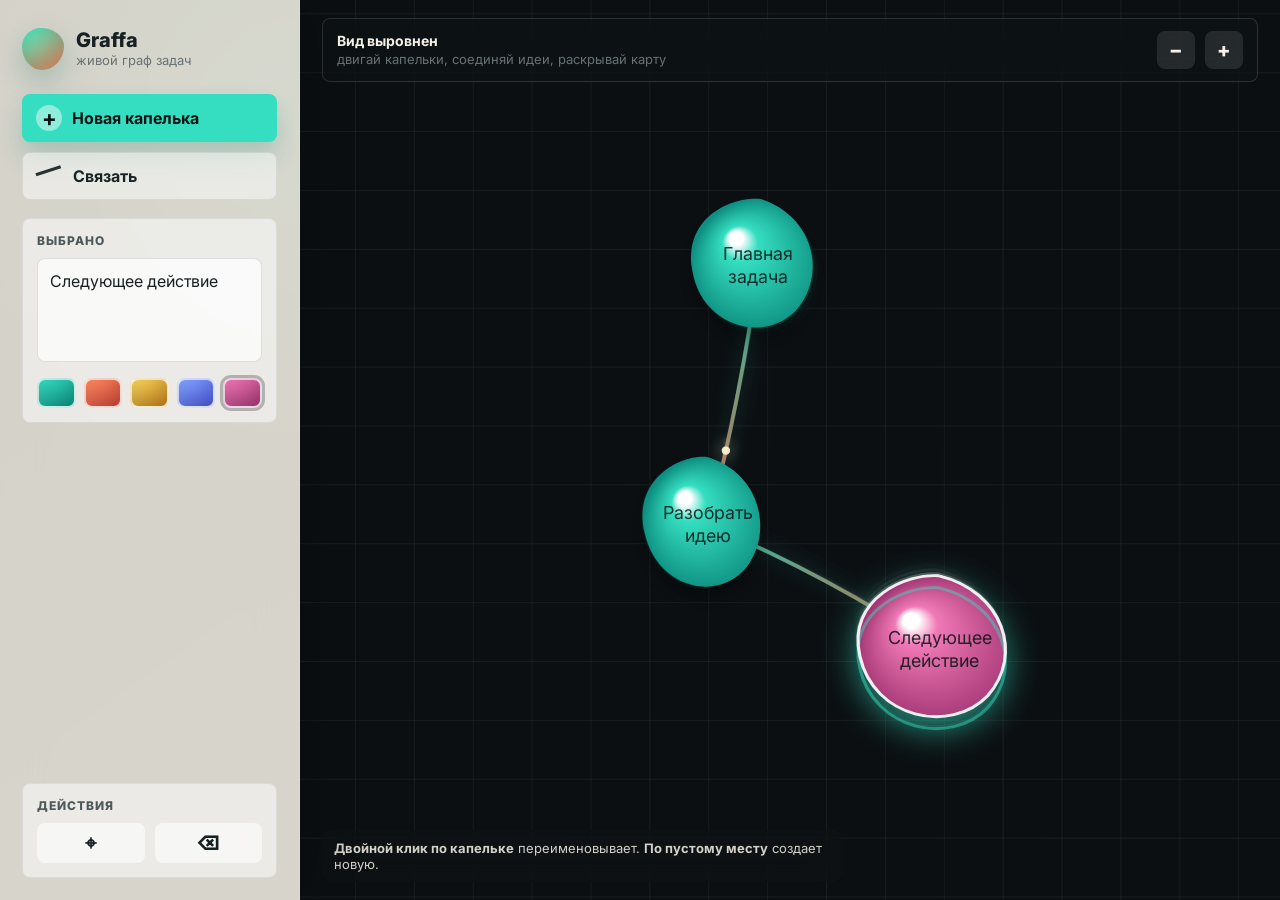
<file: index.html>
<!doctype html>
<html lang="ru">
  <head>
    <meta charset="UTF-8" />
    <meta name="viewport" content="width=device-width, initial-scale=1.0" />
    <title>Graffa Flow</title>
    <link rel="preconnect" href="https://fonts.googleapis.com" />
    <link rel="preconnect" href="https://fonts.gstatic.com" crossorigin />
    <link
      href="https://fonts.googleapis.com/css2?family=Inter:wght@400;500;600;700;800&display=swap"
      rel="stylesheet"
    />
    <link rel="stylesheet" href="styles.css" />
  </head>
  <body>
    <main class="app-shell">
      <aside class="sidebar">
        <div class="brand">
          <div class="brand-mark"></div>
          <div>
            <p>Graffa</p>
            <span>живой граф задач</span>
          </div>
        </div>

        <div class="tool-group">
          <button class="primary-action" id="addNodeBtn" type="button">
            <span>+</span>
            <b>Новая капелька</b>
          </button>
          <button class="ghost-action" id="connectModeBtn" type="button">
            <span></span>
            <b>Связать</b>
          </button>
        </div>

        <section class="panel">
          <p class="panel-label">Выбрано</p>
          <textarea id="nodeText" maxlength="90" spellcheck="false"></textarea>
          <div class="tone-picker" id="tonePicker" aria-label="Цвет узла"></div>
        </section>

        <section class="panel compact">
          <p class="panel-label">Действия</p>
          <div class="mini-actions">
            <button id="focusBtn" type="button" title="Вернуть вид к графу">⌖</button>
            <button id="deleteBtn" type="button" title="Удалить выбранный объект">⌫</button>
          </div>
        </section>
      </aside>

      <section class="workspace">
        <div class="topbar">
          <div>
            <strong id="statusText">Готово</strong>
            <span>двигай капельки, соединяй идеи, раскрывай карту</span>
          </div>
          <div class="zoom-controls">
            <button id="zoomOutBtn" type="button" title="Отдалить">−</button>
            <button id="zoomInBtn" type="button" title="Приблизить">+</button>
          </div>
        </div>

        <div class="canvas-wrap" id="canvasWrap">
          <canvas id="graphCanvas"></canvas>
          <input
            class="node-rename"
            id="renameEditor"
            type="text"
            maxlength="90"
            spellcheck="false"
            aria-label="Переименовать капельку"
            hidden
          />
          <div class="hint" id="hint">
            <b>Двойной клик по капельке</b> переименовывает. <b>По пустому месту</b> создает новую.
          </div>
        </div>
      </section>
    </main>

    <script src="app.js"></script>
  </body>
</html>
</file>
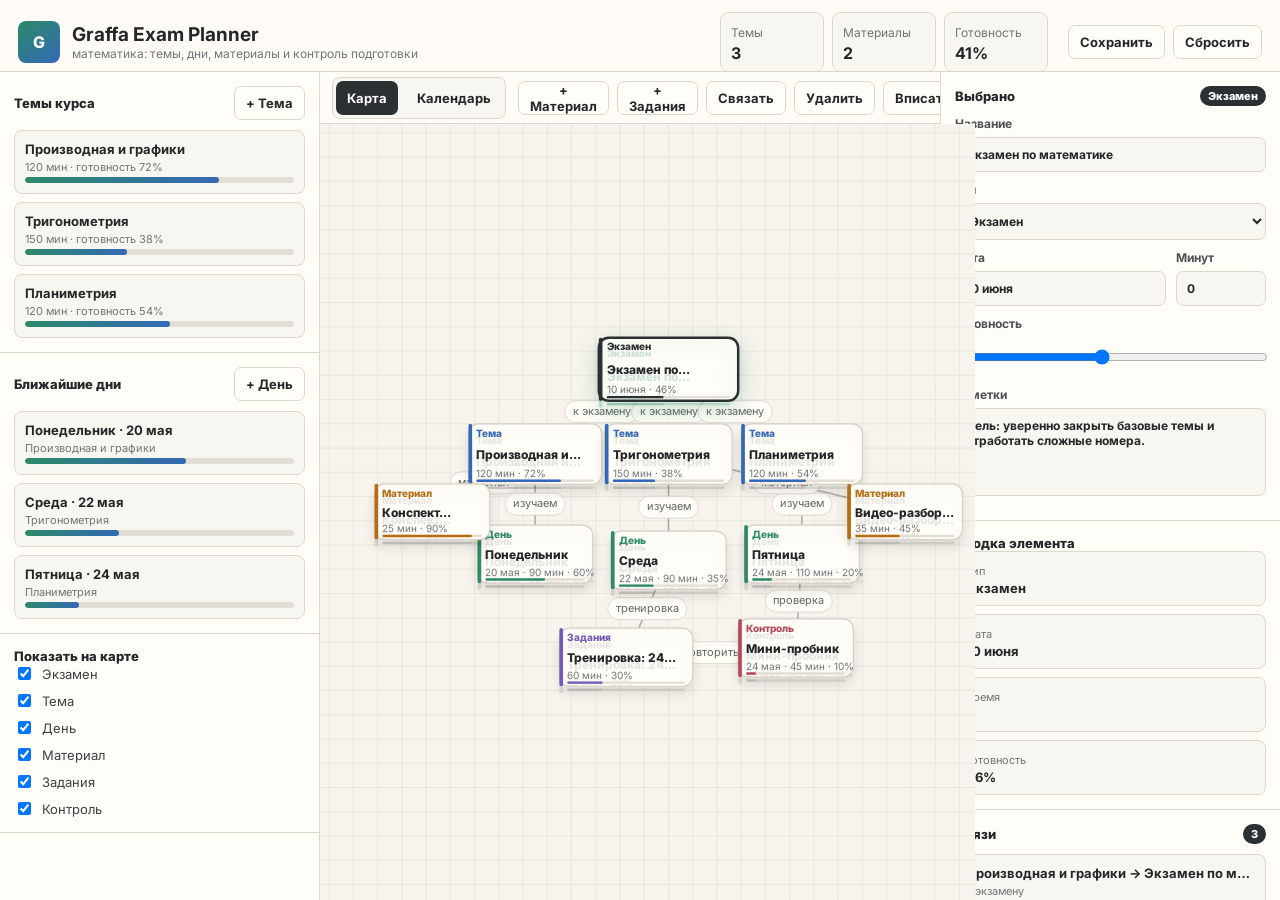
<file: academic.html>
<!doctype html>
<html lang="ru">
  <head>
    <meta charset="UTF-8" />
    <meta name="viewport" content="width=device-width, initial-scale=1.0" />
    <title>Graffa Exam Planner</title>
    <link rel="preconnect" href="https://fonts.googleapis.com" />
    <link rel="preconnect" href="https://fonts.gstatic.com" crossorigin />
    <link
      href="https://fonts.googleapis.com/css2?family=Inter:wght@400;500;600;700;800&display=swap"
      rel="stylesheet"
    />
    <link rel="stylesheet" href="academic.css" />
  </head>
  <body>
    <main class="planner-shell">
      <header class="app-header">
        <div class="title-block">
          <div class="product-mark">G</div>
          <div>
            <h1>Graffa Exam Planner</h1>
            <p>математика: темы, дни, материалы и контроль подготовки</p>
          </div>
        </div>

        <div class="header-metrics" aria-label="Сводка подготовки">
          <div>
            <span>Темы</span>
            <strong id="topicCount">0</strong>
          </div>
          <div>
            <span>Материалы</span>
            <strong id="materialCount">0</strong>
          </div>
          <div>
            <span>Готовность</span>
            <strong id="progressCount">0%</strong>
          </div>
        </div>

        <div class="header-actions">
          <button id="saveBtn" type="button">Сохранить</button>
          <button id="resetBtn" type="button">Сбросить</button>
        </div>
      </header>

      <section class="workbench">
        <aside class="left-panel">
          <section class="panel-section">
            <div class="section-head">
              <h2>Темы курса</h2>
              <button id="addTopicBtn" type="button">+ Тема</button>
            </div>
            <div class="topic-list" id="topicList"></div>
          </section>

          <section class="panel-section">
            <div class="section-head">
              <h2>Ближайшие дни</h2>
              <button id="addDayBtn" type="button">+ День</button>
            </div>
            <div class="day-list" id="dayList"></div>
          </section>

          <section class="panel-section">
            <h2>Показать на карте</h2>
            <div class="filter-grid" id="typeFilters"></div>
          </section>
        </aside>

        <section class="graph-zone">
          <div class="graph-toolbar">
            <div class="segmented">
              <button id="mapModeBtn" class="active" type="button">Карта</button>
              <button id="planModeBtn" type="button">Календарь</button>
            </div>
            <div class="tool-buttons">
              <button id="addMaterialBtn" type="button">+ Материал</button>
              <button id="addPracticeBtn" type="button">+ Задания</button>
              <button id="connectBtn" type="button">Связать</button>
              <button id="deleteBtn" type="button">Удалить</button>
              <button id="fitBtn" type="button">Вписать</button>
            </div>
          </div>

          <div class="canvas-stage" id="canvasStage">
            <canvas id="plannerCanvas"></canvas>
            <input
              class="inline-editor"
              id="inlineEditor"
              type="text"
              maxlength="96"
              spellcheck="false"
              aria-label="Переименовать элемент"
              hidden
            />
          </div>

          <div class="plan-view" id="planView" hidden>
            <div class="calendar-head">
              <div>
                <h2>Календарь подготовки</h2>
                <span>Выбери тему или материал, затем дату, и добавь это в день занятия.</span>
              </div>
              <div class="calendar-actions">
                <button id="prevMonthBtn" type="button">←</button>
                <strong id="calendarTitle">Май 2026</strong>
                <button id="nextMonthBtn" type="button">→</button>
              </div>
            </div>

            <div class="calendar-layout">
              <div class="calendar-grid" id="calendarGrid"></div>
              <aside class="calendar-side">
                <h2 id="selectedCalendarTitle">Выберите дату</h2>
                <p id="calendarHelper">Клик по дню покажет занятия и материалы на эту дату.</p>
                <div class="calendar-items" id="selectedCalendarItems"></div>
                <button id="createDayOnDateBtn" type="button">Создать учебный день</button>
                <button id="linkSelectedToDateBtn" type="button">Добавить выбранное в этот день</button>
              </aside>
            </div>

            <div class="table-head compact">
              <h2>Список занятий</h2>
              <span id="planSummary">3 учебных дня</span>
            </div>
            <div class="table-scroll compact">
              <table>
                <thead>
                  <tr>
                    <th>День</th>
                    <th>Тема</th>
                    <th>Материалы</th>
                    <th>Задания</th>
                    <th>Статус</th>
                  </tr>
                </thead>
                <tbody id="planRows"></tbody>
              </table>
            </div>
          </div>
        </section>

        <aside class="right-panel">
          <section class="panel-section inspector">
            <div class="section-head">
              <h2>Выбрано</h2>
              <span id="selectionBadge">Элемент</span>
            </div>
            <label>
              Название
              <input id="nameInput" type="text" maxlength="96" />
            </label>
            <label>
              Тип
              <select id="typeInput">
                <option value="exam">Экзамен</option>
                <option value="topic">Тема</option>
                <option value="day">День</option>
                <option value="material">Материал</option>
                <option value="practice">Задания</option>
                <option value="checkpoint">Контроль</option>
              </select>
            </label>
            <div class="form-row">
              <label>
                Дата
                <input id="dateInput" type="text" maxlength="32" />
              </label>
              <label>
                Минут
                <input id="durationInput" type="number" min="0" max="300" step="5" />
              </label>
            </div>
            <label>
              Готовность
              <input id="progressInput" type="range" min="0" max="100" />
            </label>
            <label>
              Заметки
              <textarea id="notesInput" maxlength="300"></textarea>
            </label>
          </section>

          <section class="panel-section">
            <h2>Сводка элемента</h2>
            <div class="metadata-grid" id="metadataGrid"></div>
          </section>

          <section class="panel-section">
            <div class="section-head">
              <h2>Связи</h2>
              <span id="relationBadge">0</span>
            </div>
            <div class="relation-list" id="relationList"></div>
          </section>

          <section class="panel-section">
            <div class="section-head">
              <h2>Материалы</h2>
              <span class="mini-label">файлы и заметки</span>
            </div>
            <div class="upload-box">
              <label class="file-picker">
                <input id="materialFileInput" type="file" multiple />
                <span>Выбрать файлы</span>
              </label>
              <input id="materialTitleInput" type="text" maxlength="96" placeholder="Подпись, например: Формулы по тригонометрии" />
              <textarea
                id="materialDescriptionInput"
                maxlength="220"
                placeholder="Описание: что внутри, кому дать, когда использовать"
              ></textarea>
              <button id="uploadMaterialBtn" type="button">Добавить материал</button>
              <p class="upload-note">Файл остается в этом браузере. Небольшие файлы сохраняются локально, большие — как карточка с названием.</p>
            </div>
            <div class="material-list" id="materialList"></div>
            <div class="material-library" id="uploadedMaterialList"></div>
          </section>

          <section class="panel-section">
            <h2>Контроль</h2>
            <table class="check-table">
              <thead>
                <tr>
                  <th>Дата</th>
                  <th>Проверка</th>
                  <th>Статус</th>
                </tr>
              </thead>
              <tbody id="checkpointRows"></tbody>
            </table>
          </section>
        </aside>
      </section>
    </main>

    <script src="academic.js"></script>
  </body>
</html>
</file>
<file: styles.css>
:root {
  --bg: #101416;
  --panel: rgba(246, 241, 231, 0.92);
  --panel-dark: rgba(20, 24, 26, 0.78);
  --ink: #172124;
  --muted: #687274;
  --line: rgba(255, 255, 255, 0.16);
  --accent: #2fd6b5;
  --danger: #e95f58;
  font-family: Inter, system-ui, -apple-system, BlinkMacSystemFont, "Segoe UI", sans-serif;
}

* {
  box-sizing: border-box;
}

body {
  margin: 0;
  min-height: 100vh;
  overflow: hidden;
  color: var(--ink);
  background:
    radial-gradient(circle at 22% 12%, rgba(47, 214, 181, 0.23), transparent 28%),
    radial-gradient(circle at 78% 22%, rgba(239, 119, 88, 0.18), transparent 30%),
    linear-gradient(145deg, #0d1113, #1c2627 52%, #24211c);
}

button,
textarea,
input {
  font: inherit;
}

button {
  border: 0;
  cursor: pointer;
}

.app-shell {
  display: grid;
  grid-template-columns: 300px minmax(0, 1fr);
  width: 100vw;
  height: 100vh;
}

.sidebar {
  display: flex;
  flex-direction: column;
  gap: 18px;
  padding: 22px;
  border-right: 1px solid rgba(255, 255, 255, 0.15);
  background: rgba(246, 241, 231, 0.86);
  backdrop-filter: blur(24px);
  box-shadow: 12px 0 45px rgba(0, 0, 0, 0.18);
  z-index: 2;
}

.brand {
  display: flex;
  align-items: center;
  gap: 12px;
  min-height: 54px;
}

.brand-mark {
  width: 42px;
  height: 42px;
  border-radius: 44% 56% 53% 47% / 44% 43% 57% 56%;
  background: linear-gradient(145deg, #37e6be, #ff8b62);
  box-shadow: inset -8px -10px 18px rgba(0, 0, 0, 0.14), 0 12px 28px rgba(32, 118, 106, 0.28);
  animation: breathe 6s ease-in-out infinite;
}

.brand p {
  margin: 0;
  font-size: 20px;
  font-weight: 800;
  letter-spacing: 0;
}

.brand span,
.topbar span {
  display: block;
  color: var(--muted);
  font-size: 13px;
  line-height: 1.35;
}

.tool-group,
.mini-actions,
.zoom-controls {
  display: grid;
  gap: 10px;
}

.primary-action,
.ghost-action {
  display: flex;
  align-items: center;
  gap: 10px;
  width: 100%;
  min-height: 48px;
  padding: 10px 14px;
  border-radius: 8px;
  transition: transform 180ms ease, box-shadow 180ms ease, background 180ms ease;
}

.primary-action {
  color: #071514;
  background: #35dec0;
  box-shadow: 0 14px 24px rgba(26, 133, 119, 0.24);
}

.primary-action span {
  display: grid;
  place-items: center;
  width: 26px;
  height: 26px;
  border-radius: 50%;
  background: rgba(255, 255, 255, 0.45);
  font-size: 22px;
  font-weight: 700;
}

.ghost-action {
  color: #182426;
  background: rgba(255, 255, 255, 0.48);
  border: 1px solid rgba(23, 33, 36, 0.09);
}

.ghost-action span {
  width: 26px;
  height: 14px;
  border-top: 3px solid #253335;
  transform: rotate(-18deg);
}

.ghost-action.active {
  color: #fff;
  background: #1d2b2d;
}

.ghost-action.active span {
  border-color: #35dec0;
}

.primary-action:hover,
.ghost-action:hover,
.mini-actions button:hover,
.zoom-controls button:hover {
  transform: translateY(-1px);
}

.panel {
  padding: 14px;
  border-radius: 8px;
  background: rgba(255, 255, 255, 0.52);
  border: 1px solid rgba(23, 33, 36, 0.08);
}

.panel.compact {
  margin-top: auto;
}

.panel-label {
  margin: 0 0 10px;
  color: #4d585a;
  font-size: 12px;
  font-weight: 800;
  text-transform: uppercase;
  letter-spacing: 0.08em;
}

textarea {
  width: 100%;
  min-height: 104px;
  resize: none;
  padding: 12px;
  color: #172124;
  border: 1px solid rgba(23, 33, 36, 0.12);
  border-radius: 8px;
  outline: 0;
  background: rgba(255, 255, 255, 0.72);
}

textarea:focus {
  border-color: rgba(47, 214, 181, 0.86);
  box-shadow: 0 0 0 4px rgba(47, 214, 181, 0.16);
}

.tone-picker {
  display: grid;
  grid-template-columns: repeat(5, 1fr);
  gap: 8px;
  margin-top: 12px;
}

.tone {
  height: 30px;
  border-radius: 8px;
  border: 2px solid rgba(255, 255, 255, 0.72);
  box-shadow: inset 0 -10px 16px rgba(0, 0, 0, 0.1);
}

.tone.selected {
  outline: 3px solid rgba(23, 33, 36, 0.28);
}

.mini-actions,
.zoom-controls {
  grid-template-columns: repeat(2, 1fr);
}

.mini-actions button,
.zoom-controls button {
  min-height: 40px;
  border-radius: 8px;
  color: #152022;
  background: rgba(255, 255, 255, 0.58);
  font-size: 20px;
  font-weight: 800;
  transition: transform 180ms ease, background 180ms ease;
}

.workspace {
  position: relative;
  min-width: 0;
  overflow: hidden;
}

.topbar {
  position: absolute;
  left: 22px;
  right: 22px;
  top: 18px;
  display: flex;
  justify-content: space-between;
  align-items: center;
  gap: 18px;
  z-index: 1;
  padding: 12px 14px;
  border: 1px solid rgba(255, 255, 255, 0.13);
  border-radius: 8px;
  color: #f6f1e7;
  background: rgba(17, 22, 24, 0.46);
  backdrop-filter: blur(18px);
}

.topbar strong {
  display: block;
  margin-bottom: 2px;
  font-size: 14px;
}

.zoom-controls {
  display: flex;
}

.zoom-controls button {
  width: 38px;
  min-height: 38px;
  color: #f7f1e7;
  background: rgba(255, 255, 255, 0.1);
}

.canvas-wrap {
  position: absolute;
  inset: 0;
  cursor: grab;
}

.canvas-wrap.dragging {
  cursor: grabbing;
}

#graphCanvas {
  display: block;
  width: 100%;
  height: 100%;
}

.node-rename {
  position: absolute;
  z-index: 3;
  min-height: 42px;
  padding: 9px 12px;
  color: #111a1c;
  text-align: center;
  border: 1px solid rgba(255, 255, 255, 0.58);
  border-radius: 8px;
  outline: 0;
  background: rgba(255, 250, 238, 0.94);
  box-shadow: 0 18px 42px rgba(0, 0, 0, 0.28), 0 0 0 5px rgba(47, 214, 181, 0.18);
  transform: translate(-50%, -50%);
  backdrop-filter: blur(14px);
  cursor: text;
}

.node-rename[hidden] {
  display: none;
}

.hint {
  position: absolute;
  left: 22px;
  bottom: 18px;
  max-width: min(520px, calc(100vw - 44px));
  padding: 10px 12px;
  border-radius: 8px;
  color: rgba(246, 241, 231, 0.86);
  background: rgba(17, 22, 24, 0.45);
  backdrop-filter: blur(16px);
  font-size: 13px;
  pointer-events: none;
}

@keyframes breathe {
  0%,
  100% {
    border-radius: 44% 56% 53% 47% / 44% 43% 57% 56%;
    transform: rotate(-4deg) scale(1);
  }
  50% {
    border-radius: 58% 42% 45% 55% / 55% 45% 55% 45%;
    transform: rotate(5deg) scale(1.04);
  }
}

@media (max-width: 760px) {
  body {
    overflow: auto;
  }

  .app-shell {
    grid-template-columns: 1fr;
    grid-template-rows: auto 1fr;
    height: 100dvh;
  }

  .sidebar {
    display: grid;
    grid-template-columns: 1fr 1fr;
    gap: 12px;
    padding: 12px;
    border-right: 0;
    border-bottom: 1px solid rgba(255, 255, 255, 0.14);
  }

  .brand,
  .panel.compact {
    display: none;
  }

  .panel,
  .tool-group {
    min-width: 0;
  }

  textarea {
    min-height: 68px;
  }

  .topbar {
    left: 12px;
    right: 12px;
    top: 12px;
  }
}
</file>
<file: academic.css>
:root {
  --page: #f4f1ec;
  --surface: #fffdf8;
  --surface-2: #f8f6f0;
  --line: #ded8cc;
  --text: #242629;
  --muted: #70757a;
  --soft-blue: #eaf1fb;
  --soft-green: #e8f4ee;
  --soft-amber: #fff1d8;
  --soft-rose: #fae8eb;
  --blue: #3468b7;
  --green: #2c8a68;
  --amber: #b66c12;
  --rose: #b5485c;
  --violet: #7359b8;
  font-family: Inter, system-ui, -apple-system, BlinkMacSystemFont, "Segoe UI", sans-serif;
}

* {
  box-sizing: border-box;
}

body {
  margin: 0;
  height: 100vh;
  overflow: hidden;
  color: var(--text);
  background: var(--page);
}

button,
input,
select,
textarea {
  font: inherit;
}

button {
  border: 1px solid var(--line);
  border-radius: 7px;
  color: var(--text);
  background: var(--surface);
  cursor: pointer;
  transition: background 160ms ease, border-color 160ms ease, transform 160ms ease;
}

button:hover {
  border-color: #bdb3a3;
  background: #ffffff;
}

button:active {
  transform: translateY(1px);
}

.planner-shell {
  display: grid;
  grid-template-rows: 72px minmax(0, 1fr);
  height: 100vh;
}

.app-header {
  display: grid;
  grid-template-columns: minmax(260px, 1fr) auto auto;
  gap: 20px;
  align-items: center;
  padding: 12px 18px;
  border-bottom: 1px solid var(--line);
  background: rgba(255, 253, 248, 0.92);
  backdrop-filter: blur(18px);
}

.title-block,
.header-actions,
.tool-buttons,
.segmented,
.section-head {
  display: flex;
  align-items: center;
  gap: 8px;
}

.title-block {
  gap: 12px;
  min-width: 0;
}

.product-mark {
  display: grid;
  place-items: center;
  width: 42px;
  height: 42px;
  border-radius: 8px;
  color: #fff;
  background: linear-gradient(145deg, #2c8a68, #3468b7);
  font-weight: 800;
}

h1,
h2,
p {
  margin: 0;
}

h1 {
  font-size: 19px;
  letter-spacing: 0;
}

h2 {
  font-size: 13px;
  font-weight: 800;
}

.title-block p,
.header-metrics span,
.table-head span,
.calendar-head span,
.upload-note,
.mini-label,
#calendarHelper {
  color: var(--muted);
  font-size: 12px;
}

.header-metrics {
  display: grid;
  grid-template-columns: repeat(3, 104px);
  gap: 8px;
}

.header-metrics div {
  padding: 8px 10px;
  border: 1px solid var(--line);
  border-radius: 8px;
  background: var(--surface-2);
}

.header-metrics strong {
  display: block;
  margin-top: 2px;
  font-size: 16px;
}

.header-actions button,
.tool-buttons button,
.section-head button,
.segmented button {
  min-height: 34px;
  padding: 0 11px;
  font-size: 13px;
  font-weight: 700;
}

.workbench {
  display: grid;
  grid-template-columns: 320px minmax(500px, 1fr) 340px;
  min-height: 0;
}

.left-panel,
.right-panel {
  min-height: 0;
  overflow-x: hidden;
  overflow-y: auto;
  background: var(--surface);
}

.left-panel {
  border-right: 1px solid var(--line);
}

.right-panel {
  border-left: 1px solid var(--line);
}

.panel-section {
  padding: 14px;
  border-bottom: 1px solid var(--line);
}

.section-head {
  justify-content: space-between;
  margin-bottom: 10px;
}

.topic-list,
.day-list,
.filter-grid,
.metadata-grid,
.relation-list,
.material-list,
.material-library,
.calendar-items {
  display: grid;
  gap: 8px;
}

.topic-row,
.day-row,
.material-row,
.relation-item,
.metadata-item {
  border: 1px solid var(--line);
  border-radius: 8px;
  background: var(--surface-2);
}

.topic-row,
.day-row,
.material-row,
.relation-item {
  width: 100%;
  min-width: 0;
  padding: 10px;
  text-align: left;
}

.topic-row.active,
.day-row.active,
.material-row.active {
  border-color: rgba(44, 138, 104, 0.7);
  box-shadow: inset 3px 0 0 var(--green);
}

.topic-row strong,
.day-row strong,
.material-row strong,
.relation-item strong {
  display: block;
  min-width: 0;
  overflow: hidden;
  font-size: 13px;
  text-overflow: ellipsis;
  white-space: nowrap;
}

.topic-row span,
.day-row span,
.material-row span,
.relation-item span,
.metadata-item span {
  display: block;
  min-width: 0;
  overflow: hidden;
  text-overflow: ellipsis;
  white-space: nowrap;
  margin-top: 3px;
  color: var(--muted);
  font-size: 11px;
}

.progress-track {
  height: 6px;
  margin-top: 8px;
  overflow: hidden;
  border-radius: 999px;
  background: #e2ded4;
}

.progress-track i {
  display: block;
  height: 100%;
  border-radius: inherit;
  background: linear-gradient(90deg, var(--green), var(--blue));
}

.filter-grid label {
  display: flex;
  align-items: center;
  gap: 8px;
  color: #3d4144;
  font-size: 13px;
}

.graph-zone {
  display: grid;
  grid-template-rows: 52px minmax(0, 1fr);
  min-width: 0;
  min-height: 0;
  background: #f7f4ed;
}

.graph-toolbar {
  display: flex;
  justify-content: space-between;
  align-items: center;
  gap: 12px;
  padding: 9px 12px;
  border-bottom: 1px solid var(--line);
  background: rgba(255, 253, 248, 0.9);
}

.segmented {
  padding: 3px;
  border: 1px solid var(--line);
  border-radius: 8px;
  background: var(--surface-2);
}

.segmented button {
  border: 0;
  background: transparent;
}

.segmented button.active,
#connectBtn.active {
  color: #fff;
  background: #2b3033;
}

.canvas-stage {
  position: relative;
  min-height: 0;
  overflow: hidden;
  cursor: grab;
}

.canvas-stage.dragging {
  cursor: grabbing;
}

#plannerCanvas {
  display: block;
  width: 100%;
  height: 100%;
}

.inline-editor {
  position: absolute;
  z-index: 5;
  min-height: 38px;
  padding: 8px 10px;
  border: 1px solid #b7aa98;
  border-radius: 7px;
  outline: 0;
  background: rgba(255, 253, 248, 0.98);
  box-shadow: 0 18px 40px rgba(36, 38, 41, 0.18);
  transform: translate(-50%, -50%);
}

.inline-editor[hidden],
.plan-view[hidden] {
  display: none;
}

.plan-view {
  min-height: 0;
  overflow: auto;
  background: var(--surface);
}

.calendar-head {
  display: flex;
  justify-content: space-between;
  gap: 14px;
  align-items: center;
  padding: 12px 14px;
  border-bottom: 1px solid var(--line);
}

.calendar-actions {
  display: grid;
  grid-template-columns: 36px minmax(120px, auto) 36px;
  align-items: center;
  gap: 8px;
}

.calendar-actions strong {
  text-align: center;
  font-size: 14px;
}

.calendar-layout {
  display: grid;
  grid-template-columns: minmax(0, 1fr) 260px;
  gap: 12px;
  padding: 12px;
  border-bottom: 1px solid var(--line);
}

.calendar-grid {
  display: grid;
  grid-template-columns: repeat(7, minmax(72px, 1fr));
  gap: 6px;
}

.calendar-weekday,
.calendar-day {
  border-radius: 8px;
}

.calendar-weekday {
  padding: 7px 8px;
  color: var(--muted);
  font-size: 11px;
  font-weight: 800;
  text-transform: uppercase;
}

.calendar-day {
  min-height: 92px;
  padding: 8px;
  border: 1px solid var(--line);
  background: var(--surface-2);
  text-align: left;
}

.calendar-day.muted {
  opacity: 0.42;
}

.calendar-day.active {
  border-color: rgba(44, 138, 104, 0.72);
  box-shadow: inset 0 0 0 2px rgba(44, 138, 104, 0.14);
}

.calendar-day strong {
  display: block;
  margin-bottom: 6px;
  font-size: 13px;
}

.calendar-pill {
  display: block;
  max-width: 100%;
  margin-top: 4px;
  overflow: hidden;
  padding: 3px 6px;
  border-radius: 999px;
  color: #2b3033;
  background: #ffffff;
  font-size: 11px;
  text-overflow: ellipsis;
  white-space: nowrap;
}

.calendar-side {
  padding: 12px;
  border: 1px solid var(--line);
  border-radius: 8px;
  background: var(--surface-2);
}

.calendar-side button {
  width: 100%;
  min-height: 36px;
  margin-top: 8px;
  font-weight: 800;
}

.table-head {
  display: flex;
  justify-content: space-between;
  gap: 12px;
  align-items: center;
  padding: 12px 14px;
  border-bottom: 1px solid var(--line);
}

.table-head.compact {
  padding-top: 10px;
}

.table-scroll {
  height: calc(100vh - 137px);
  overflow: auto;
}

.table-scroll.compact {
  height: auto;
  max-height: 260px;
}

table {
  width: 100%;
  border-collapse: collapse;
  font-size: 12px;
}

th,
td {
  padding: 9px;
  border-bottom: 1px solid var(--line);
  text-align: left;
  vertical-align: top;
}

th {
  color: #575b5f;
  background: var(--surface-2);
  font-size: 11px;
  font-weight: 800;
  text-transform: uppercase;
  letter-spacing: 0.05em;
}

#planRows tr {
  cursor: pointer;
}

#planRows tr:hover {
  background: #fbf8f1;
}

.inspector label {
  display: grid;
  gap: 6px;
  margin-bottom: 10px;
  color: #4c5155;
  font-size: 12px;
  font-weight: 700;
}

.form-row {
  display: grid;
  grid-template-columns: 1fr 90px;
  gap: 10px;
}

.inspector input,
.inspector select,
.inspector textarea {
  width: 100%;
  padding: 9px 10px;
  border: 1px solid var(--line);
  border-radius: 7px;
  color: var(--text);
  background: var(--surface-2);
  outline: 0;
}

.inspector textarea {
  min-height: 88px;
  resize: none;
}

.metadata-item {
  padding: 9px 10px;
}

.metadata-item strong {
  display: block;
  margin-top: 2px;
  font-size: 13px;
}

#selectionBadge,
#relationBadge {
  padding: 3px 8px;
  border-radius: 999px;
  color: #fff;
  background: #2b3033;
  font-size: 11px;
  font-weight: 800;
}

.status-chip {
  display: inline-block;
  padding: 3px 7px;
  border-radius: 999px;
  background: var(--soft-blue);
  color: var(--blue);
  font-size: 11px;
  font-weight: 800;
}

.upload-box {
  display: grid;
  gap: 8px;
  margin-bottom: 12px;
}

.upload-box input[type="text"],
.upload-box textarea {
  width: 100%;
  padding: 9px 10px;
  border: 1px solid var(--line);
  border-radius: 7px;
  color: var(--text);
  background: var(--surface-2);
  outline: 0;
}

.upload-box textarea {
  min-height: 72px;
  resize: none;
}

.file-picker {
  display: grid;
  place-items: center;
  min-height: 42px;
  border: 1px dashed #b8ad9c;
  border-radius: 8px;
  background: #fbf8f1;
  color: #3c4144;
  font-size: 13px;
  font-weight: 800;
  cursor: pointer;
}

.file-picker input {
  display: none;
}

.upload-note {
  margin: 0;
  line-height: 1.35;
}

.material-library {
  margin-top: 10px;
}

.material-library:empty {
  display: none;
}

@media (max-width: 1200px) {
  .workbench {
    grid-template-columns: 290px minmax(450px, 1fr);
  }

  .right-panel {
    display: none;
  }
}

@media (max-width: 840px) {
  html,
  body {
    width: 100%;
    overflow: auto;
    overflow-x: hidden;
  }

  .planner-shell {
    width: 100%;
    height: auto;
    min-height: 100vh;
    grid-template-rows: auto minmax(0, 1fr);
    overflow-x: hidden;
  }

  .app-header {
    position: sticky;
    top: 0;
    z-index: 10;
    grid-template-columns: 1fr;
    gap: 10px;
    padding: 12px;
  }

  .title-block {
    align-items: flex-start;
  }

  .product-mark {
    width: 36px;
    height: 36px;
    flex: 0 0 auto;
  }

  h1 {
    font-size: 17px;
  }

  .title-block p {
    max-width: 280px;
    line-height: 1.35;
  }

  .header-actions {
    display: none;
  }

  .header-metrics {
    grid-template-columns: repeat(3, minmax(0, 1fr));
    gap: 6px;
  }

  .header-metrics div {
    padding: 7px 8px;
  }

  .workbench {
    grid-template-columns: 1fr;
    width: 100%;
    max-width: 100vw;
    overflow-x: hidden;
  }

  .graph-zone {
    order: 1;
    width: 100%;
    max-width: 100vw;
    min-width: 0;
    min-height: auto;
    overflow: hidden;
  }

  .left-panel {
    order: 2;
  }

  .right-panel {
    order: 3;
    display: block;
  }

  .left-panel,
  .right-panel {
    border: 0;
    width: 100%;
    max-width: 100vw;
    overflow-x: hidden;
  }

  .panel-section {
    padding: 12px;
  }

  .graph-toolbar {
    display: grid;
    grid-template-columns: 1fr;
    gap: 8px;
    padding: 8px;
    width: 100%;
    max-width: 100vw;
    overflow: hidden;
  }

  .segmented {
    display: grid;
    grid-template-columns: repeat(2, minmax(0, 1fr));
    width: 100%;
  }

  .segmented button {
    width: 100%;
  }

  .tool-buttons {
    display: grid;
    grid-template-columns: repeat(3, minmax(0, 1fr));
    gap: 6px;
    width: 100%;
    min-width: 0;
  }

  .tool-buttons button {
    min-width: 0;
    padding: 0 6px;
    font-size: 12px;
    white-space: nowrap;
  }

  .canvas-stage {
    width: 100%;
    height: min(520px, 58vh);
    min-height: 420px;
  }

  #plannerCanvas {
    width: 100%;
    max-width: 100%;
  }

  .topic-list,
  .day-list {
    grid-template-columns: 1fr;
  }

  .calendar-layout {
    grid-template-columns: 1fr;
    gap: 10px;
    padding: 10px;
  }

  .calendar-head {
    display: grid;
    grid-template-columns: 1fr;
    gap: 10px;
    padding: 10px;
  }

  .calendar-actions {
    grid-template-columns: 40px minmax(0, 1fr) 40px;
  }

  .calendar-grid {
    grid-template-columns: repeat(7, minmax(0, 1fr));
    gap: 4px;
    width: 100%;
  }

  .calendar-day {
    min-height: 66px;
    padding: 6px;
  }

  .calendar-weekday {
    padding: 6px 2px;
    text-align: center;
  }

  .calendar-pill {
    padding: 2px 4px;
    font-size: 10px;
  }

  .calendar-side {
    padding: 10px;
  }

  .table-head {
    display: grid;
    grid-template-columns: 1fr;
    gap: 4px;
    padding: 10px;
  }

  .table-scroll.compact {
    max-height: none;
    overflow-x: auto;
  }

  table {
    min-width: 560px;
  }

  .check-table {
    min-width: 0;
  }

  .form-row {
    grid-template-columns: 1fr 96px;
  }

  .upload-box textarea {
    min-height: 84px;
  }
}

@media (max-width: 420px) {
  .tool-buttons {
    grid-template-columns: repeat(2, minmax(0, 1fr));
  }

  .canvas-stage {
    height: 430px;
    min-height: 430px;
  }

  .calendar-day {
    min-height: 58px;
  }

  .calendar-pill:nth-of-type(n + 3) {
    display: none;
  }
}
</file>
